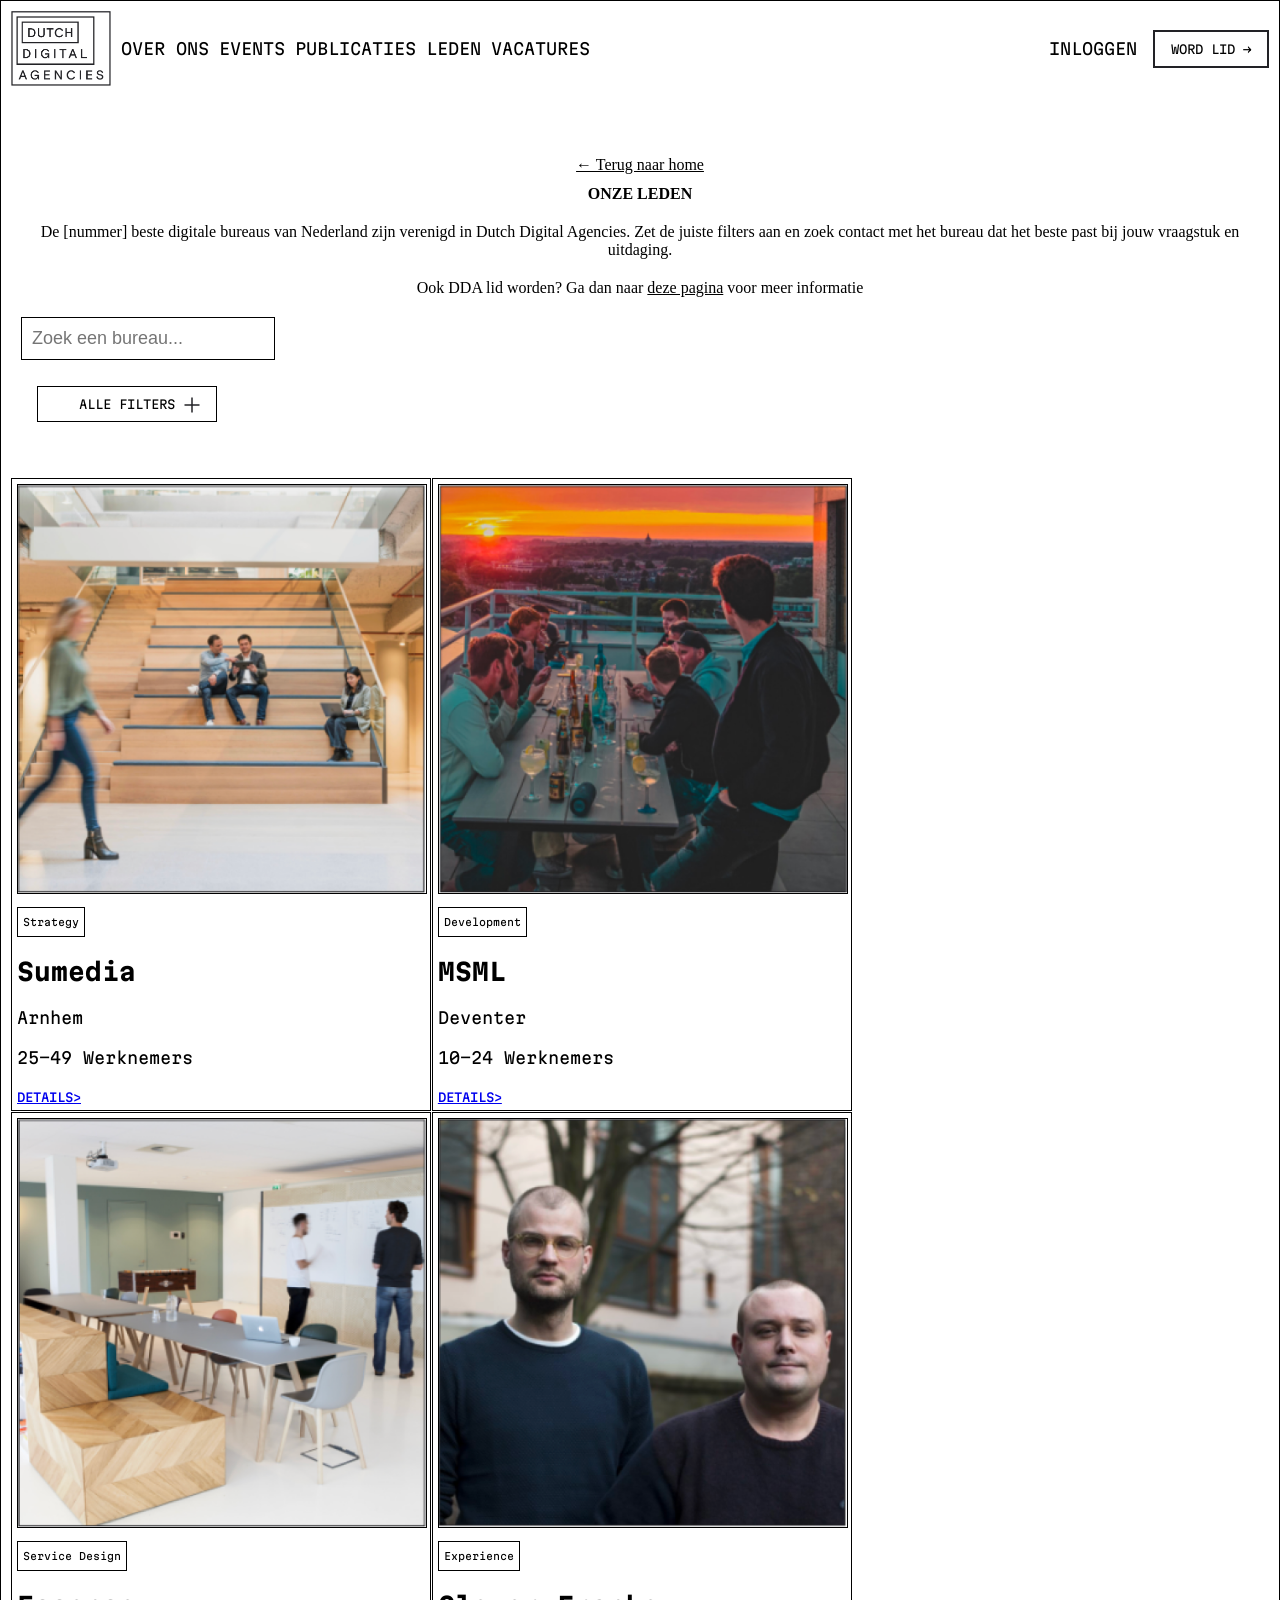
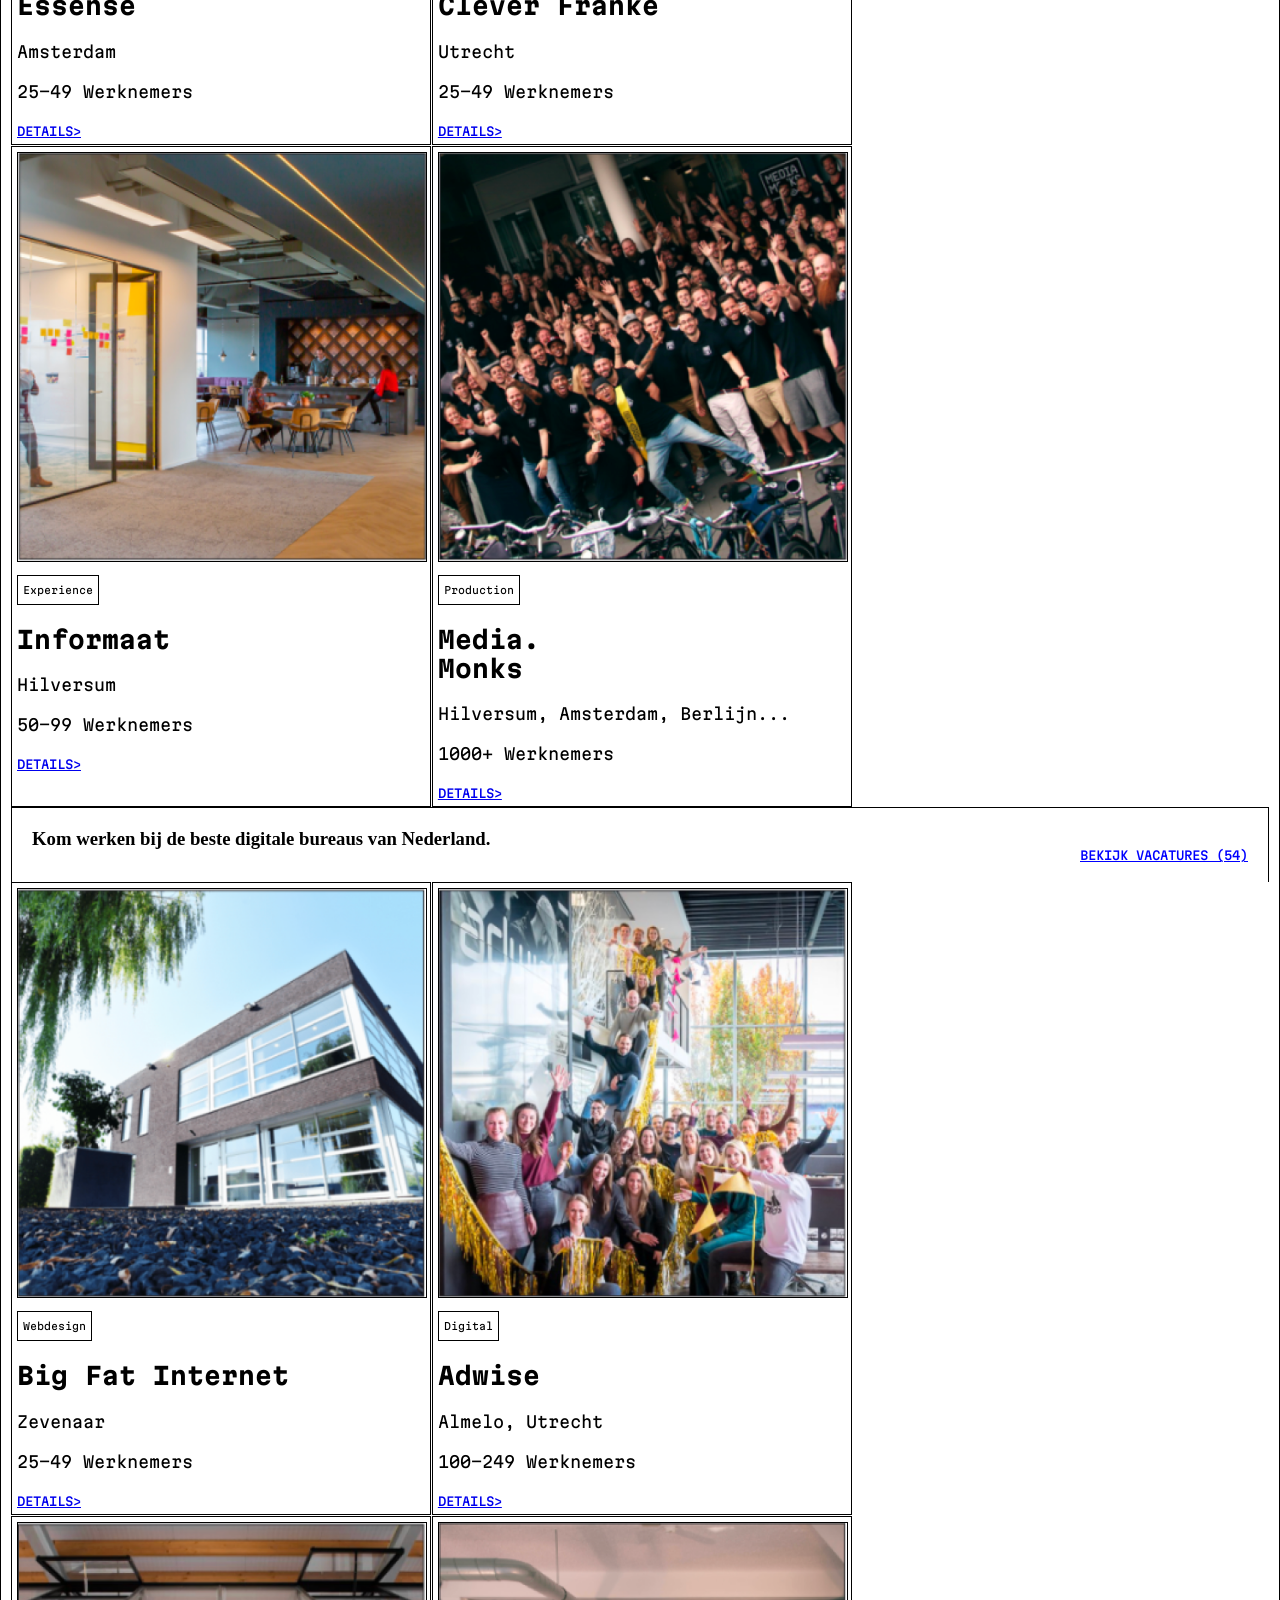
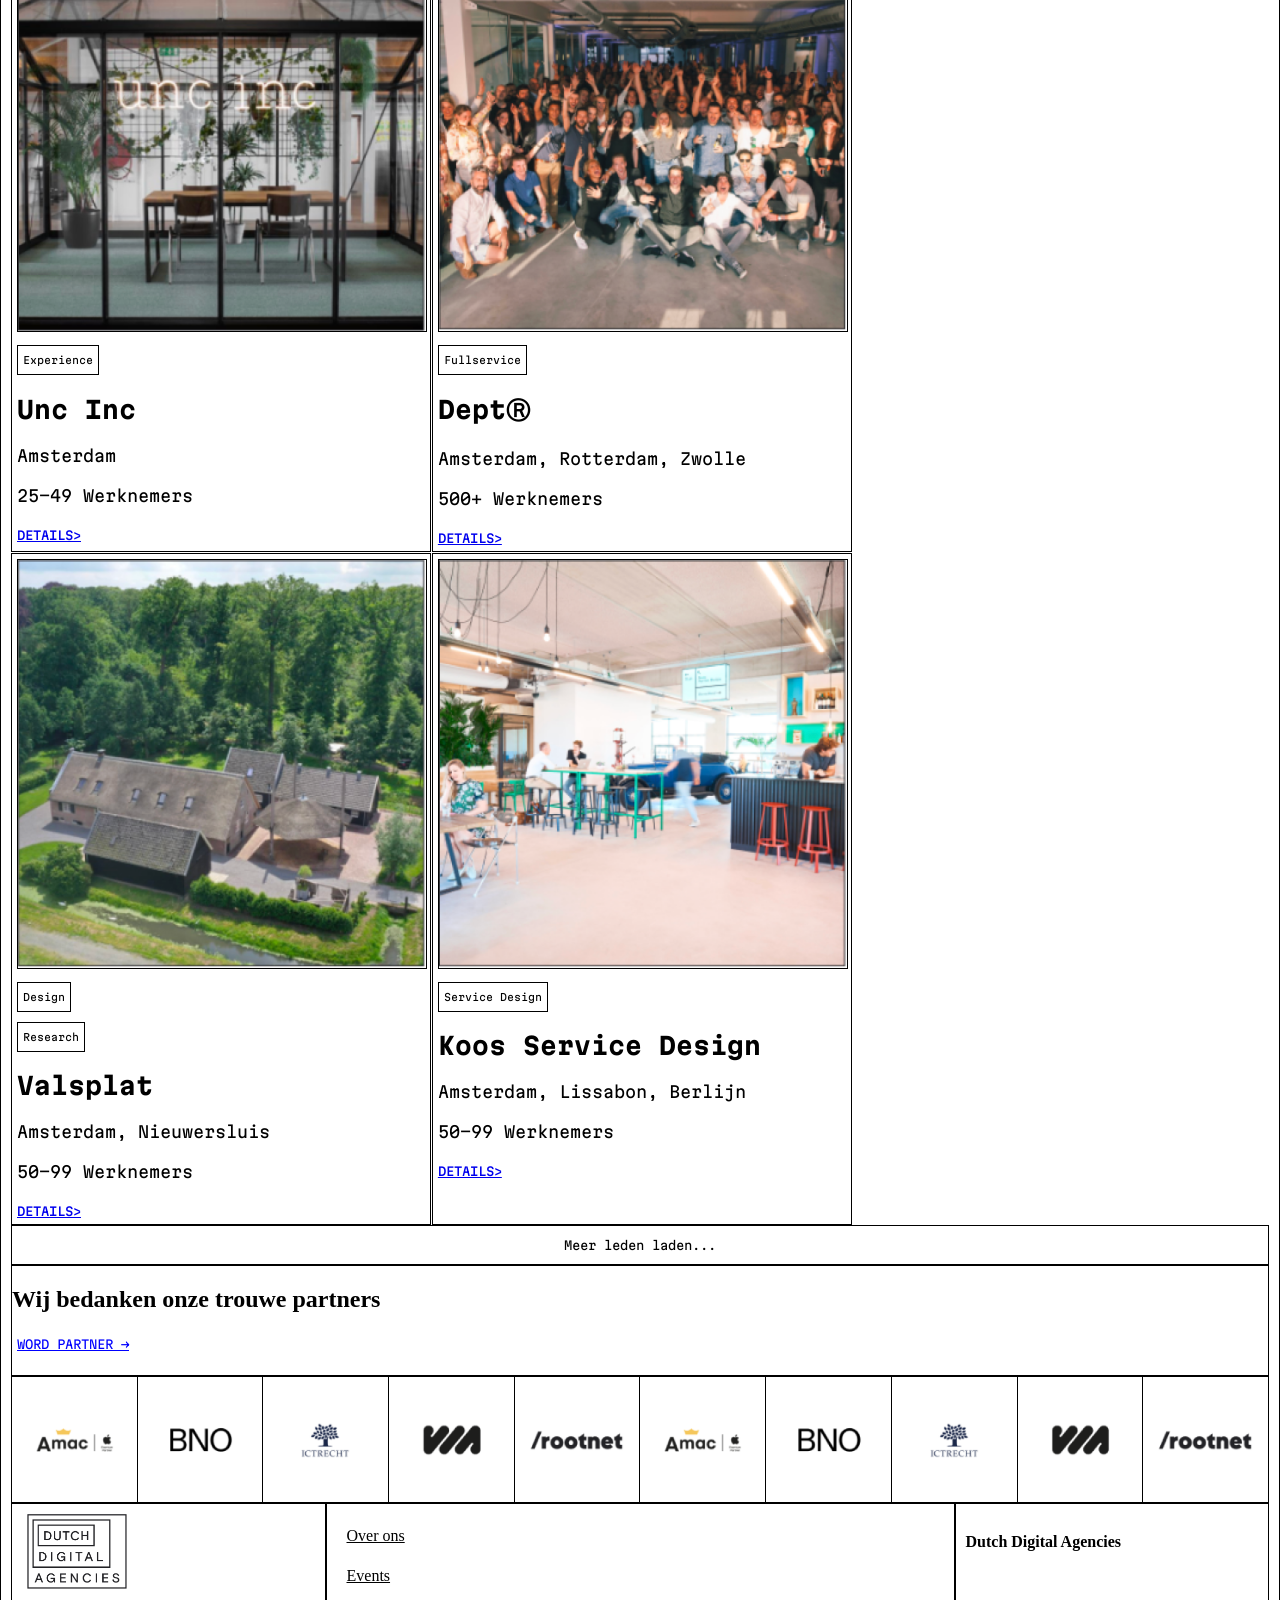
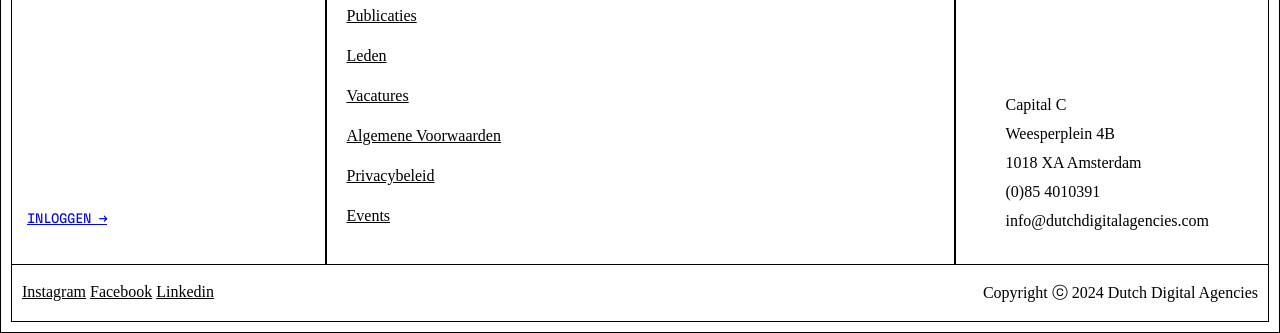
<file: index.html>
<!DOCTYPE html>
<html lang="nl">

<head>
  <meta charset="UTF-8">
  <meta name="viewport" content="width=device-width, initial-scale=1.0">
  <title>Fix The Flow</title>
  <link rel="preconnect" href="https://fonts.googleapis.com">
  <link rel="preconnect" href="https://fonts.gstatic.com" crossorigin>
  <link href="https://fonts.googleapis.com/css2?family=Archivo:ital,wght@0,100..900;1,100..900&display=swap"
    rel="stylesheet">
  <link rel="preconnect" href="https://fonts.googleapis.com">
  <link rel="preconnect" href="https://fonts.gstatic.com" crossorigin>
  <link
    href="https://fonts.googleapis.com/css2?family=Archivo:ital,wght@0,100..900;1,100..900&family=Martian+Mono:wght@100..800&display=swap"
    rel="stylesheet">
  <link rel="stylesheet" href="https://renzowille.github.io/look-and-feel-styleguide/dda.css">
  <link rel="stylesheet" href="styles.css">
  <script src="script.js" defer></script>
</head>

<body>

  <header>
    <nav class="topnav">
      <img src="images/logodda.png" alt="logodda">

      <!-- Navigation links for desktop -->
      <div class="nav-links">
        <a href="#Over-ons">Over ons</a>
        <a href="#Events">Events</a>
        <a href="#Publicaties">Publicaties</a>
        <a class="active" href="#Leden">Leden</a>
        <a href="#Vacatures">Vacatures</a>
      </div>

      <!-- Right-side links for desktop -->
      <div class="right-links">
        <a href="#Inloggen">Inloggen</a>
        <button href="detail.html">Word lid &#8594;</button>
      </div>

      <!-- Hamburger icon for mobile -->
      <div class="hamburger" id="hamburger">
        &#9776; <!-- Hamburger icon -->
      </div>

      <!-- Mobile menu: all links (nav-links and right-links combined) -->
      <div class="mobile-menu" id="mobile-menu">
        <a href="#Over-ons">Over ons</a>
        <a href="#Events">Events</a>
        <a href="#Publicaties">Publicaties</a>
        <a class="active" href="#Leden">Leden</a>
        <a href="#Vacatures">Vacatures</a>
        <a href="#Inloggen">Inloggen</a>
        <a href="detail.html">Word lid</a>
      </div>
    </nav>
  </header>

  <header class="hero">
    <a href="Home" class="home">← Terug naar home</a>
    <h1>ONZE LEDEN</h1>
    <p>De [nummer] beste digitale bureaus van Nederland zijn verenigd in Dutch Digital Agencies. Zet de juiste filters
      aan en zoek contact met het bureau dat het beste past bij jouw vraagstuk en uitdaging.</p>
    <p>Ook DDA lid worden? Ga dan naar <a href="Word-lid">deze pagina</a> voor meer informatie</p>
  </header>

  <form class="filter">
    <input type="text" id="search-input" placeholder="Zoek een bureau..." onkeyup="filterItems()">
    <div class="functionscontainer">
        <ul id="items-list">
            <li class="allfunctions">
                <button id="allfunctionstoggle">
                    <span id="toggle-text">Alle filters</span>
                    <span id="toggle-icon" class="plus-sign">
                        <svg width="24" height="24" viewBox="0 0 24 24" fill="none" xmlns="http://www.w3.org/2000/svg">
                            <path d="M12 4.5L12 19.5" stroke="#222226" stroke-width="1.5" stroke-miterlimit="4.62023"
                                stroke-linejoin="round" />
                            <path d="M19.5 12L4.5 12" stroke="#222226" stroke-width="1.5" stroke-miterlimit="4.62023"
                                stroke-linejoin="round" />
                        </svg>
                    </span>
                </button>
            </li>
            <li>
                <select class="filter-element">
                    <option value="">Expertise</option>
                    <option value="Design">Design</option>
                    <option value="Research">Research</option>
                    <option value="Service Design">Service Design</option>
                    <option value="Strategy">Strategy</option>
                    <option value="HR">HR</option>
                    <option value="Development">Development</option>
                    <option value="Experience">Experience</option>
                </select>
                <span class="plus-sign">
                    <svg width="24" height="24" viewBox="0 0 24 24" fill="none" xmlns="http://www.w3.org/2000/svg">
                        <path d="M12 4.5L12 19.5" stroke="#222226" stroke-width="1.5" stroke-miterlimit="4.62023"
                            stroke-linejoin="round" />
                        <path d="M19.5 12L4.5 12" stroke="#222226" stroke-width="1.5" stroke-miterlimit="4.62023"
                            stroke-linejoin="round" />
                    </svg>
                </span>
            </li>
            <li>
                <select class="filter-element">
                    <option value="">Branche</option>
                    <option value="Design">Design</option>
                    <option value="Research">Research</option>
                </select>
                <span class="plus-sign">
                    <svg width="24" height="24" viewBox="0 0 24 24" fill="none" xmlns="http://www.w3.org/2000/svg">
                        <path d="M12 4.5L12 19.5" stroke="#222226" stroke-width="1.5" stroke-miterlimit="4.62023"
                            stroke-linejoin="round" />
                        <path d="M19.5 12L4.5 12" stroke="#222226" stroke-width="1.5" stroke-miterlimit="4.62023"
                            stroke-linejoin="round" />
                    </svg>
                </span>
            </li>
            <li>
                <select class="filter-element">
                    <option value="">Omvang</option>
                    <option value="Design">Design</option>
                    <option value="Research">Research</option>
                </select>
                <span class="plus-sign">
                    <svg width="24" height="24" viewBox="0 0 24 24" fill="none" xmlns="http://www.w3.org/2000/svg">
                        <path d="M12 4.5L12 19.5" stroke="#222226" stroke-width="1.5" stroke-miterlimit="4.62023"
                            stroke-linejoin="round" />
                        <path d="M19.5 12L4.5 12" stroke="#222226" stroke-width="1.5" stroke-miterlimit="4.62023"
                            stroke-linejoin="round" />
                    </svg>
                </span>
            </li>
            <li>
                <select class="filter-element">
                    <option value="">Provincie</option>
                    <option value="Design">Design</option>
                    <option value="Research">Research</option>
                </select>
                <span class="plus-sign">
                    <svg width="24" height="24" viewBox="0 0 24 24" fill="none" xmlns="http://www.w3.org/2000/svg">
                        <path d="M12 4.5L12 19.5" stroke="#222226" stroke-width="1.5" stroke-miterlimit="4.62023"
                            stroke-linejoin="round" />
                        <path d="M19.5 12L4.5 12" stroke="#222226" stroke-width="1.5" stroke-miterlimit="4.62023"
                            stroke-linejoin="round" />
                    </svg>
                </span>
            </li>
            <li>
                <select class="filter-element">
                    <option value="">Sorteren</option>
                    <option value="Design">Design</option>
                    <option value="Research">Research</option>
                </select>
                <span class="plus-sign">
                    <svg width="24" height="24" viewBox="0 0 24 24" fill="none" xmlns="http://www.w3.org/2000/svg">
                        <path d="M12 4.5L12 19.5" stroke="#222226" stroke-width="1.5" stroke-miterlimit="4.62023"
                            stroke-linejoin="round" />
                        <path d="M19.5 12L4.5 12" stroke="#222226" stroke-width="1.5" stroke-miterlimit="4.62023"
                            stroke-linejoin="round" />
                    </svg>
                </span>
            </li>
        </ul>
    </div>
</form>


  <section class="block-container">
    <article class="block">
      <img src="images/sumedia.png" alt="sumedia">
      <p class="strategy">Strategy</p>
      <h2>Sumedia</h2>
      <p>Arnhem</p>
      <p>25-49 Werknemers</p>
      <a href="Sumedia">Details></a>
    </article>

    <article class="block">
      <img src="images/msml.png" alt="MSML">
      <p class="strategy">Development</p>
      <h2>MSML</h2>
      <p>Deventer</p>
      <p>10-24 Werknemers</p>
      <a href="MSML">Details></a>
    </article>

    <article class="block">
      <img src="images/essense.png" alt="essense">
      <p class="strategy">Service Design</p>
      <h2>Essense</h2>
      <p>Amsterdam</p>
      <p>25-49 Werknemers</p>
      <a href="Essense">Details></a>
    </article>

    <article class="block">
      <img src="images/cleverfranke.png" alt="cleverfranke">
      <p class="strategy">Experience</p>
      <h2>Clever Franke</h2>
      <p>Utrecht</p>
      <p>25-49 Werknemers</p>
      <a href="CleverFranke">Details></a>
    </article>

    <article class="block">
      <img src="images/informaat.png" alt="informaat">
      <p class="strategy">Experience</p>
      <h2>Informaat</h2>
      <p>Hilversum</p>
      <p>50-99 Werknemers</p>
      <a href="Informaat">Details></a>
    </article>

    <article class="block">
      <img src="images/mediamonks.png" alt="mediamonks">
      <p class="strategy">Production</p>
      <h2>Media.<br>Monks</h2>
      <p>Hilversum, Amsterdam, Berlijn...</p>
      <p>1000+ Werknemers</p>
      <a href="Media.Monks">Details></a>
    </article>
  </section>

  <section class="vacatureblok">
    <h3>Kom werken bij de beste digitale bureaus van Nederland.</h3>
    <a class="vacaturelink" href="#Vacatures">Bekijk vacatures (54)</a>
  </section>

  <section class="block-container">
    <article class="block">
      <img src="images/bfinternet.png" alt="Big-Fat-Internet">
      <p class="strategy">Webdesign</p>
      <h2>Big Fat Internet</h2>
      <p>Zevenaar</p>
      <p>25-49 Werknemers</p>
      <a href="Big-Fat-Internet">Details></a>
    </article>

    <article class="block">
      <img src="images/adwise.png" alt="adwise">
      <p class="strategy">Digital</p>
      <h2>Adwise</h2>
      <p>Almelo, Utrecht</p>
      <p>100-249 Werknemers</p>
      <a href="Adwise">Details></a>
    </article>

    <article class="block">
      <img src="images/uncinc.png" alt="Unc-Inc">
      <p class="strategy">Experience</p>
      <h2>Unc Inc</h2>
      <p>Amsterdam</p>
      <p>25-49 Werknemers</p>
      <a href="Unc-Inc">Details></a>
    </article>

    <article class="block">
      <img src="images/dept.png" alt="Dept">
      <p class="strategy">Fullservice</p>
      <h2>DeptⓇ</h2>
      <p>Amsterdam, Rotterdam, Zwolle</p>
      <p>500+ Werknemers</p>
      <a href="Dept">Details></a>
    </article>

    <article class="block">
      <img src="images/valsplat.png" alt="Valsplat">
      <p class="strategy">Design</p>
      <p class="strategy">Research</p>
      <h2>Valsplat</h2>
      <p>Amsterdam, Nieuwersluis</p>
      <p>50-99 Werknemers</p>
      <a href="Valsplat">Details></a>
    </article>

    <article class="block">
      <img src="images/ksdesign.png" alt="Koos-Service-Design">
      <p class="strategy">Service Design</p>
      <h2>Koos Service Design</h2>
      <p>Amsterdam, Lissabon, Berlijn</p>
      <p>50-99 Werknemers</p>
      <a href="Koos-Service-Design">Details></a>
    </article>
  </section>

  <section class="laden">
    <p>Meer leden laden...</p>
  </section>

  <section class="partners">
    <h2>Wij bedanken onze trouwe partners</h2>
    <a class=partnerworden href="#Partner-worden">Word partner →</a>
  </section>

  <article class="partner-carousel">
    <img src="images/amac.png" alt="logo amac">
    <img src="images/bno.png" alt="logo bno">
    <img src="images/ictrecht.png" alt="logo ictrecht">
    <img src="images/via.png" alt="logo via">
    <img src="images/rootnet.png" alt="logo rootnet">
    <img src="images/amac.png" alt="logo amac">
    <img src="images/bno.png" alt="logo bno">
    <img src="images/ictrecht.png" alt="logo ictrecht">
    <img src="images/via.png" alt="logo via">
    <img src="images/rootnet.png" alt="logo rootnet">
  </article>

  <footer>
    <div class="footer-inloggen">
      <img src="images/logodda.png" alt="logodda">
      <a href="Inloggen">Inloggen →</a>
    </div>

    <div class="footer-links">
      <ul>
        <li><a href="#Over-ons">Over ons</a></li>
        <li><a href="#Events">Events</a></li>
        <li><a href="#Publicaties">Publicaties</a></li>
        <li><a href="#Leden">Leden</a></li>
        <li><a href="#Vacatures">Vacatures</a></li>
        <li><a href="#Algemene-voorwaarden">Algemene Voorwaarden</a></li>
        <li><a href="#Privacybeleid">Privacybeleid</a></li>
        <li><a href="#Events">Events</a></li>
      </ul>
    </div>

    <div class="footer-info">
      <strong>
        <p>Dutch Digital Agencies</p>
      </strong>
      <ul>
        <li>Capital C</li>
        <li>Weesperplein 4B</li>
        <li>1018 XA Amsterdam</li>
        <li>(0)85 4010391</li>
        <li><a>info@dutchdigitalagencies.com</a></li>
      </ul>
    </div>
  </footer>

  <section class="footer-2">
    <div class="socials">
      <a>Instagram</a>
      <a>Facebook</a>
      <a>Linkedin</a>
    </div>

    <div class="copyright">
      <p>Copyright ⓒ 2024 Dutch Digital Agencies</p>
    </div>
  </section>

</body>

</html>
</file>
<file: styles.css>
body {
    padding: 5px; 
    border: 1px solid black;
    margin: 0 auto;
    max-width: 97%;
}

@media (min-width: 1024px) {
    body {
        max-width: 100%;
        padding: 10px;
        p {
            font-size: 16px; 
        }
    }
}
  
  .topnav {
    display: flex;
    align-items: center; 
    justify-content: space-between; 
    flex-wrap: wrap; 
    padding-bottom: 50px;
}

.topnav img {
    height: 75px; 
    width: auto; 
}

.nav-links, .right-links {
    display: flex; 
    align-items: center;
    
}

.topnav a {
    margin-left: 10px; 
    text-decoration: none; 
    color: black; 
    font-family: 'Martian Mono';
    font-size: var(--font-size-links);
    font-weight: var(--standard-font-weight);
    text-transform: uppercase;

}

.right-links {
    margin-left: auto;
    display: flex;
    gap: 16px;

    button{
        display: flex;
        align-items: center;
        justify-content: center;
        font-size: 12px;
        font-family: "Martian Mono";
        text-transform: uppercase;
        gap: 12px;
        padding: 10px 16px 10px 16px;
        border: 2px solid #222226;
        background-color: white;
    }
}

.hamburger {
    display: none; 
    font-size: 30px; 
    cursor: pointer; 
    margin-left: auto; 
    border: 1px solid black;
}

.mobile-menu {
    display: none; 
}

@media (max-width: 768px) {
    .topnav {
        flex-direction: row; 
        justify-content: space-between; 
        padding-bottom: 30px;
    }

    .nav-links,
    .right-links {
        display: none; 
    }

    .hamburger {
        display: block; 
    }

    .mobile-menu {
        flex-direction: column; 
        width: 100%; 
        text-align: left; 
        background-color: #f8f8f8; 
        padding: 10px 0; 
        display: none; 
    }

    .mobile-menu.active {
        display: flex; 
    }

    .mobile-menu a {
        padding: 10px; 
        text-decoration: none; 
        color: black; 
        display: block; 
        border-bottom: 1px solid #ddd; 
    }
}

.hero{
    text-align: center;
    h1 {
        font-size: var(--font-size-l); /* Kleinere schermen */
    }

    p {
        font-size: var(--font-size-paragraph);
        margin: 0 auto;
        padding: 10px; 
    }

    a {
        font-size: var(--font-size-paragraph);
        color: black;
    }
}

@media (min-width: 768px) {
    .hero{
        padding-top: 20px;
        h1 {
            font-size: var(--font-size-xxl); /* Grotere schermen */
        }
        p {
            font-size: var(--font-size-paragraph);
        }
    }
}

.filter {
    margin-bottom: 20px;
    padding: 10px;

    button {
        display: flex;
        align-items: center;
        justify-content: center;
        font-size: 12px;
        width: 15em;
        font-family: "Martian Mono";
        text-transform: uppercase;
        gap: 12px;
        padding: 10px 16px;
        background-color: white;
        border: 1px solid #000000;
    }

    #toggle-icon {
        display: inline-block;
        transition: transform 0.3s ease;
    }

    #toggle-text {
        transition: opacity 0.3s ease;
        color: black;
    }

    #items-list:not(.functionsVisible) {
        li:not(.allfunctions) {
            display: none;
        }
    }

    .functionscontainer {
        overflow: auto;
    }
}

.functionsVisible #toggle-icon {
    transform: rotate(45deg); /* Draai het kruisje wanneer de filters open zijn */
}


.filter #search-input {
    flex-wrap: wrap;
    padding: 10px;
    font-size: 18px;
    margin-bottom: 10px;
    border: 1px solid black;
    max-width: 90%;
  
}

.filter ul {
    display: flex;
    list-style-type: none;
    padding: 0;
    margin: 0;
    margin-left: auto; 
    flex-wrap: nowrap;

    @media (min-width: 768px) {
        padding: 8px;
        flex: 1 1 1 100% ;
    }

    li {
        padding: 10px 20px;
        margin-right: 10px;
        margin-bottom: 10px;
        cursor: pointer;
        white-space: nowrap;
        position: relative;
        @media (min-width: 768px) {
            padding: 8px;
        }
    }

    .plus-sign{
      position: absolute;
      right: 15px;
      top: 15px;
      padding-right: 10px;
      height: 25%;
      width: 10%;
      background: white;
      pointer-events: none;
    }
}

.block-container {
    display: flex;
    flex-direction: column; /* Standaard verticale richting */
    max-width: 100%;
    gap: 16px; /* Ruimte tussen blokken */
    font-family: "Martian Mono";

    .block {
        border: 1px solid black;
        padding: 5px;
        width: 100%; /* Blok neemt 100% van de containerbreedte in */
    }

    img {
        width: 100%; /* Afbeelding schaalt met het blok mee */
        height: auto;
        margin: 0;
        border: 1px solid black;
    }

    .strategy {
        border: 1px solid black;
        padding: 2px 5px;
        max-width: fit-content;
        display: flex;
        flex-direction: row; /* Items horizontaal */
        align-items: center; /* Verticaal centreren */
        flex-wrap: nowrap;
        font-size: 10px;
        font-family: 'Martian Mono';
    }

    P {
        font-size: var(--font-size-paragraph);
        font-family: var(--main-font);
        font-weight: var(--regular-font-weight);
        line-height: 24px;
        letter-spacing: var(--letter-spacing-main);
    }

    a {
        font-family: 'Martian Mono';
        font-size: 12px;
        font-weight: 500;
        text-transform: uppercase;
    }
    
}

/* Media query voor grotere schermen */
@media (min-width: 1000px) {
    .block-container {
        flex-direction: row; /* Horizontale richting */
        flex-wrap: wrap; /* Laat blokken wrappen als nodig */
        gap: 1px; /* Ruimte tussen de blokken */
    }

    .block {
        flex: 1 1 1 calc(33.33% - 1px); /* Elk blok neemt 1/3 van de breedte, rekening houdend met gap */
        max-width: calc(32.5% - 1px); /* Maximale breedte aangepast aan gap */
    }

    img {
        width: 100%; /* Afbeeldingen schalen met de container */
        height: auto;
        padding: 0; /* Geen extra padding rond afbeeldingen */
    }
}

.vacatureblok {
    display: flex;
    flex-direction: column; /* Standaard voor kleinere schermen */
    padding: 20px;
    border-left: 1px solid #000000;
    border-right: 1px solid black;
    border-top: 1px solid black;
    max-width: 97%;

    h3{
        margin: 0; 
        flex: 1; 
    }
}

@media (min-width: 1024px) {
    .vacatureblok {
        flex-direction: row; /* Horizontaal op grotere schermen */
        justify-content: space-between;
    }
}

.vacaturelink {
    padding-top: 20px;
    white-space: nowrap; 
    color: blue;
    font-family: 'Martian Mono';
    font-size: 12px;
    font-weight: 500;
    text-transform: uppercase;

    @media (min-width: 1024px) {
        margin-left: 20px; 
    }
}

.laden{
    border-top: 1px solid black;
    border-left: 1px solid black;
    border-right: 1px solid black;
    border-bottom: 0.5px solid black;
    max-width: 100%;

    p{
        text-align: center;
        font-family: 'Martian Mono';
        font-size: 12px;
        margin: 1em;
    }
}

.partners{
    border-top: 0.5px solid black;
    border-left: 1px solid black;
    border-right: 1px solid black;
    border-bottom: 0.5px solid black;

    a {
        display: block;
        margin-top: 2em;
        margin-bottom: 2em;
        text-decoration: underline;
        color: blue;
        font-family: 'martian mono';
        font-size: 12px;
        font-weight: 400;
        text-transform: uppercase;
        padding-left: 5px;
    }

}

.partner-carousel {
    display: flex;
    flex-wrap: wrap; /* Laat items wrappen naar een nieuwe rij */
    border-top: 0.5px solid black;
    border-right: 1px solid black;
    gap: 0; /* Geen extra ruimte tussen items (optioneel, afhankelijk van design) */

    img {
        flex: 1 1 calc(20% - 1px); /* Elk item neemt 20% van de breedte minus borders */
        max-width: calc(20% - 1px); /* Voorkom dat ze breder worden */
        border-left: 1px solid black;
        border-bottom: 1px solid black;
    }

    @media (min-width: 1024px) {
        .partner-carousel {
            flex-wrap: nowrap; /* Geen wrapping: alle items in één rij */
        }
    
        img {
            flex: 1 1 calc(10% - 1px); /* Elk item neemt 10% van de breedte */
            max-width: calc(10% - 1px); /* Zorg ervoor dat breedte niet overschrijdt */
        }
    }
}

footer{
    display: grid;
    font-size: var(--font-size-paragraph);
    font-family: var(--main-font);
    font-weight: var(--regular-font-weight);
    line-height: 24px;
    letter-spacing: var(--letter-spacing-main);

    img{
        display: block;
        height: 75px;
        width: auto;
        padding-left: 5px;

    }
}

.footer-inloggen{
    padding-top: 10px;
    border-right: 1px solid black;
    border-left: 1px solid black;
    border-bottom: 1px solid black;

    a {
        display: block;
        margin-top: 2em;
        margin-bottom: 2em;
        text-decoration: underline;
        color: blue;
        font-family: 'martian mono';
        font-size: 12px;
        font-weight: 400;
        text-transform: uppercase;
        padding-left: 5px;
    }
}

.footer-links{
    border-left: 1px solid black;
    border-right: 1px solid black;
    border-bottom: 1px solid black;

    ul{
        list-style-type: none;
        padding: 0; 
        margin: 10px;
        text-align: left;
    }

    li{
        margin-bottom: 1em;
    }

    a{
        color: black;
    }
}

.footer-info {
    border-left: 1px solid black;
    border-right: 1px solid black;
    border-bottom: 1px solid black;
    padding-left: 5px;
    text-decoration: none;
    text-align: left;
}

.footer-info li {
    list-style-type: none; /* Verwijdert bullet points */
    margin: 5px 0;
}


@media (min-width: 1024px) {
    footer {
        display: grid;
        grid-template-columns: 1fr 2fr 1fr; /* Drie kolommen */
        grid-gap: 0px; /* Ruimte tussen kolommen */
        align-items: stretch; /* Zorg dat alle kolommen even hoog zijn */
        width: 100%;
    }

    .footer-inloggen img {
        width: 100px; 
        height: auto; 
        padding-left: 5px;
    }

    .footer-inloggen,
    .footer-links,
    .footer-info {
        display: flex; /* Flex voor de inhoud binnenin */
        flex-direction: column; /* Zorg dat de inhoud netjes gestapeld is */
        justify-content: space-between; /* Optioneel: inhoud uitspreiden */
        border: 1px solid black; /* Behoud de borders */
        padding: 10px; /* Ruimte binnenin de kolommen */
    }
}

.footer-2{
    display: flex;
    border-left: 1px solid black;
    border-right: 1px solid black;
    border-bottom: 1px solid black;
    font-size: var(--font-size-paragraph);
    font-family: var(--main-font);
    font-weight: var(--regular-font-weight);
    line-height: 24px;
    letter-spacing: var(--letter-spacing-main);
}

.socials{
    padding-top: 15px;
    padding-left: 10px;

    a{
        text-decoration: underline;
    }
}

.copyright{
    margin-left: auto;
    padding-right: 10px;

    p{
        font-size: 16px;
    }
}
</file>
